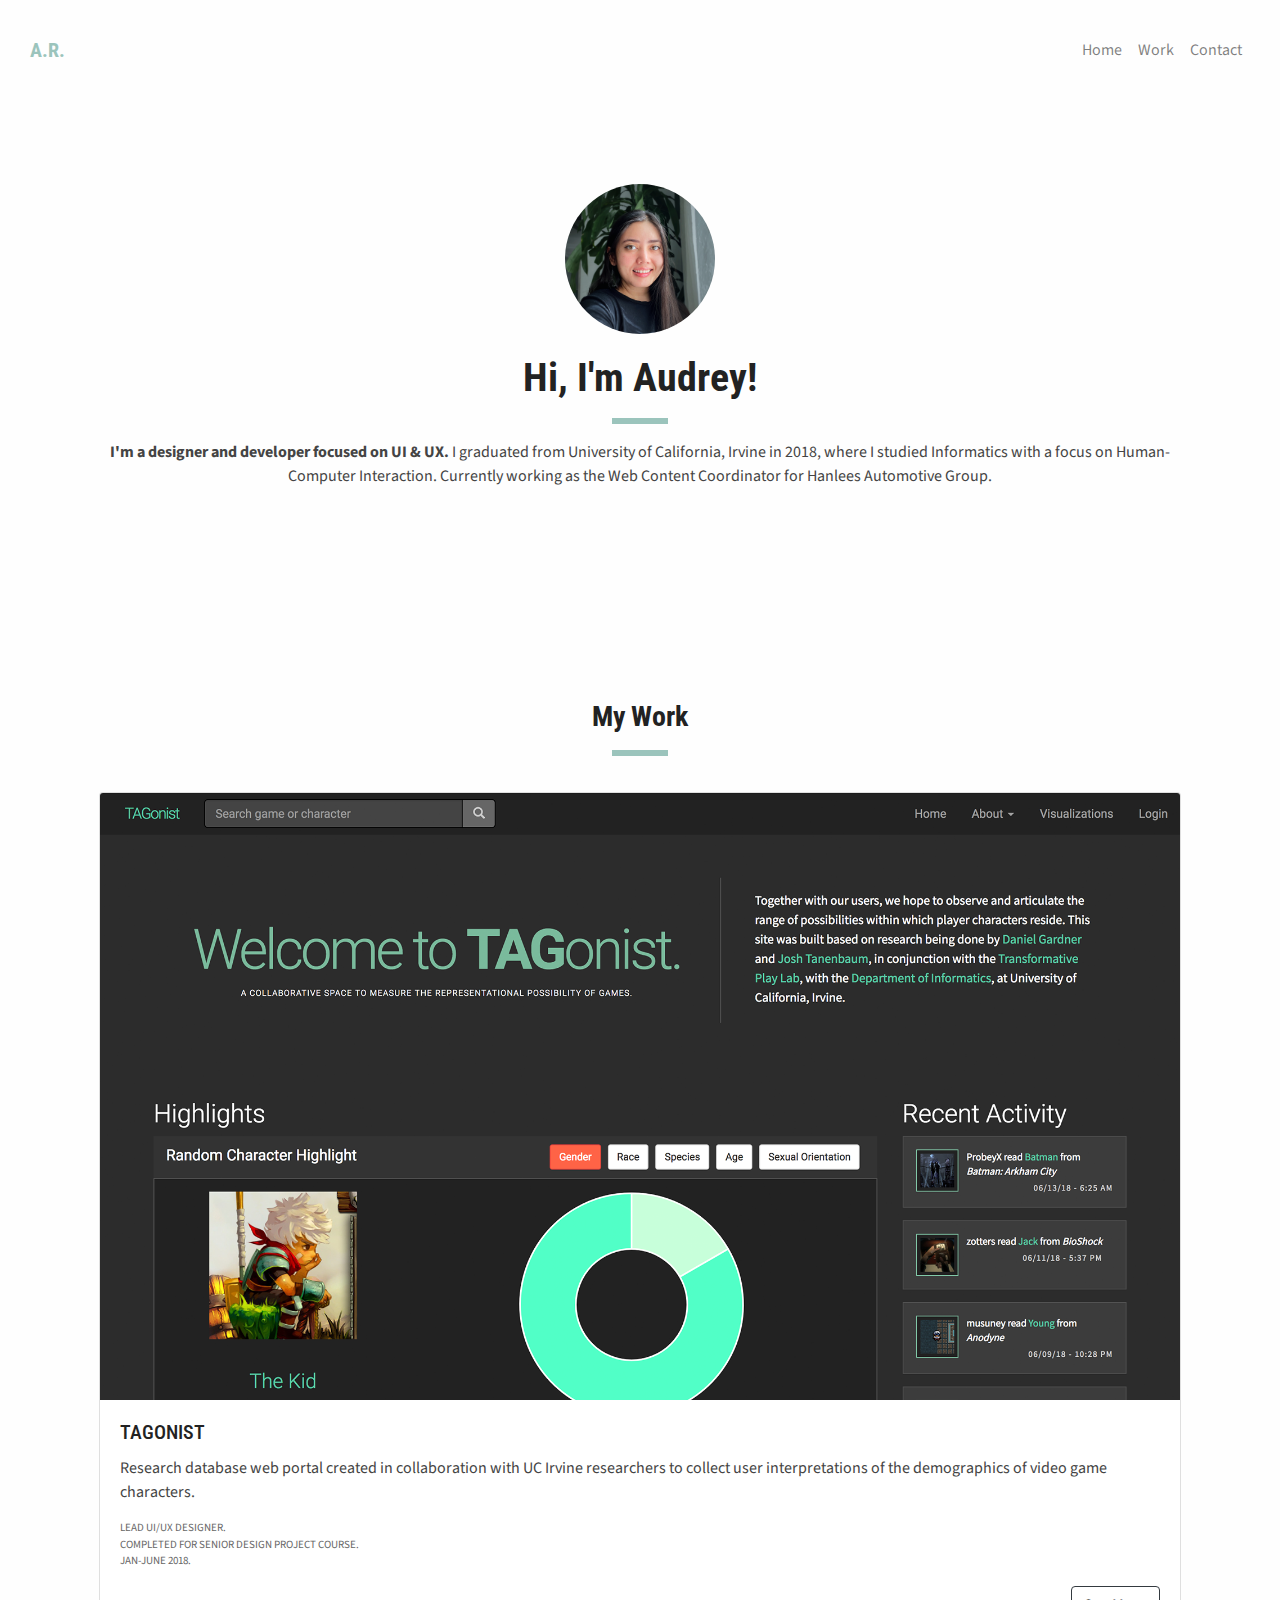
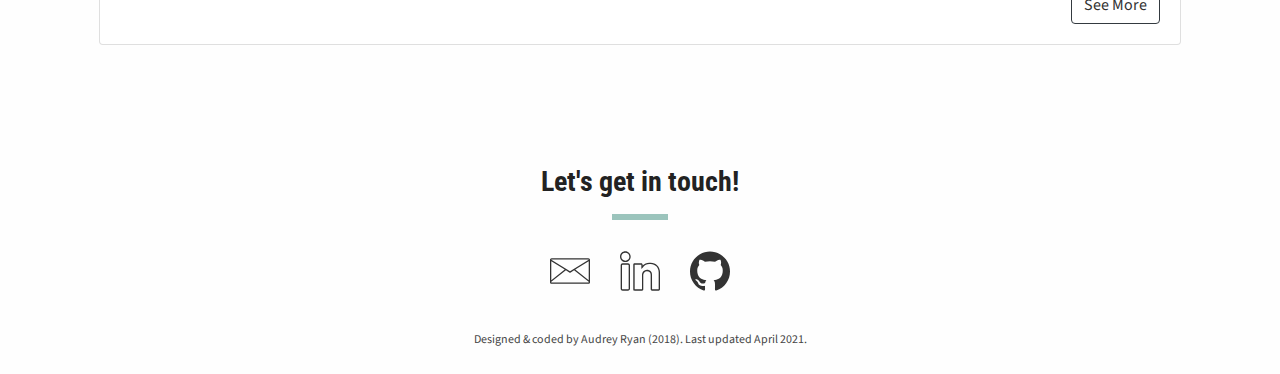
<file: index.html>
<!DOCTYPE HTML>
<html>

    <head>
        <meta name="author" content="Audrey Ryan">
        <meta charset="utf-8">
        <meta name="viewport" content="width=device-width, initial-scale=1, shrink-to-fit=no">

        <!-- STYLESHEETS USED -->
        <link rel="stylesheet" href="https://maxcdn.bootstrapcdn.com/bootstrap/4.0.0/css/bootstrap.min.css" integrity="sha384-Gn5384xqQ1aoWXA+058RXPxPg6fy4IWvTNh0E263XmFcJlSAwiGgFAW/dAiS6JXm" crossorigin="anonymous">
        <link rel="stylesheet" type="text/css" href="style.css">

        <!-- Google Font APIs -->
        <style>
        @import url('https://fonts.googleapis.com/css?family=Roboto+Condensed|Source+Sans+Pro');
        </style>

        <title>Audrey Ryan</title>
    </head>

    <body>

        <!-- Nav -->
        <nav class="navbar navbar-expand-lg navbar-light sticky-top">
          <a class="navbar-brand" href="#">A.R.</a>
          <button class="navbar-toggler" type="button" data-toggle="collapse" data-target="#navbarNavDropdown" aria-controls="navbarNavDropdown" aria-expanded="true" aria-label="Toggle navigation">
            <span class="navbar-toggler-icon"></span>
          </button>
          <div class="collapse navbar-collapse justify-content-end" id="navbarNavDropdown">
            <ul class="navbar-nav">
              <li class="nav-item">
                <a class="nav-link" href="index.html">Home</a>
              </li>
              <li class="nav-item">
                <a class="nav-link" href="#work">Work</a>
              </li>
              <li class="nav-item">
                <a class="nav-link" href="#contact">Contact</a>
              </li>
            </ul>
          </div>
        </nav>

        <div class="container-fluid" id="content">
            <!-- Intro Blurb -->
            <div class="jumbotron jumbotron-fluid">
                <div class="container-fluid">
                    <img id="portrait" src="img/audreyryan_portrait.png" />
                    <h1><strong>Hi, I'm Audrey!</strong></h1>
                    <hr>
                    <p class="lead">
                        <b>I'm a designer and developer focused on UI & UX.</b> I graduated from University of California, Irvine in 2018, where I studied Informatics with a focus on Human-Computer Interaction. Currently working as the Web Content Coordinator for Hanlees Automotive Group. 
                    </p>

                </div>
            </div>

            <!-- Projects Section -->
            <div class="container" id="work"> </div>
            <div class="container-fluid">
                <h3 class="section-title"><strong>My Work</strong></h3>
                <hr>

                <div class="row">
                    <div class="col-sm">
                        <div class="card project-card">
                            <img class="card-img-top" src="resources/Tagonist/preview.png" alt="Tagonist Preview">
                            <div class="card-body">
                                <h5 class="card-title">TAGONIST</h5>
                                <p class="card-text">Research database web portal created in collaboration with UC Irvine researchers to collect user interpretations of the demographics of video game characters.</p>
                                <p class="role-text">Lead UI/UX Designer. <br>Completed for Senior Design Project Course.<br> Jan-June 2018.</p>
                                <a href="./tagonist.html" class="btn btn-outline-dark pull-right">See More</a>
                            </div>
                        </div>
                    </div>
                </div>
            </div>

            <!-- Contact Section -->
            <div class="container" id="contact"> </div>

            <div class="container-fluid">
                <h3 class="section-title"><strong>Let's get in touch!</strong></h3>
                <hr>
                <div id="contact-links" class="container-fluid">
                    <a href="mailto:audreyerinryan@gmail.com" target="_blank"><img src="./icons/message.svg" /></a>
                    <a href="https://www.linkedin.com/in/ryanae/" target="_blank"><img src="./icons/linkedin.svg" /></a>
                    <a href="https://github.com/ryanae" target="_blank"><img src="./icons/github-logo.svg" /></a>
                </div>
            </div>

        </div>

        <footer>
            Designed & coded by Audrey Ryan (2018). Last updated April 2021.
        </footer>

        <script src="https://code.jquery.com/jquery-3.2.1.slim.min.js" integrity="sha384-KJ3o2DKtIkvYIK3UENzmM7KCkRr/rE9/Qpg6aAZGJwFDMVNA/GpGFF93hXpG5KkN" crossorigin="anonymous"></script>
        <script src="https://cdnjs.cloudflare.com/ajax/libs/popper.js/1.12.9/umd/popper.min.js" integrity="sha384-ApNbgh9B+Y1QKtv3Rn7W3mgPxhU9K/ScQsAP7hUibX39j7fakFPskvXusvfa0b4Q" crossorigin="anonymous"></script>
        <script src="https://maxcdn.bootstrapcdn.com/bootstrap/4.0.0/js/bootstrap.min.js" integrity="sha384-JZR6Spejh4U02d8jOt6vLEHfe/JQGiRRSQQxSfFWpi1MquVdAyjUar5+76PVCmYl" crossorigin="anonymous"></script>
    </body>

</html>
</file>
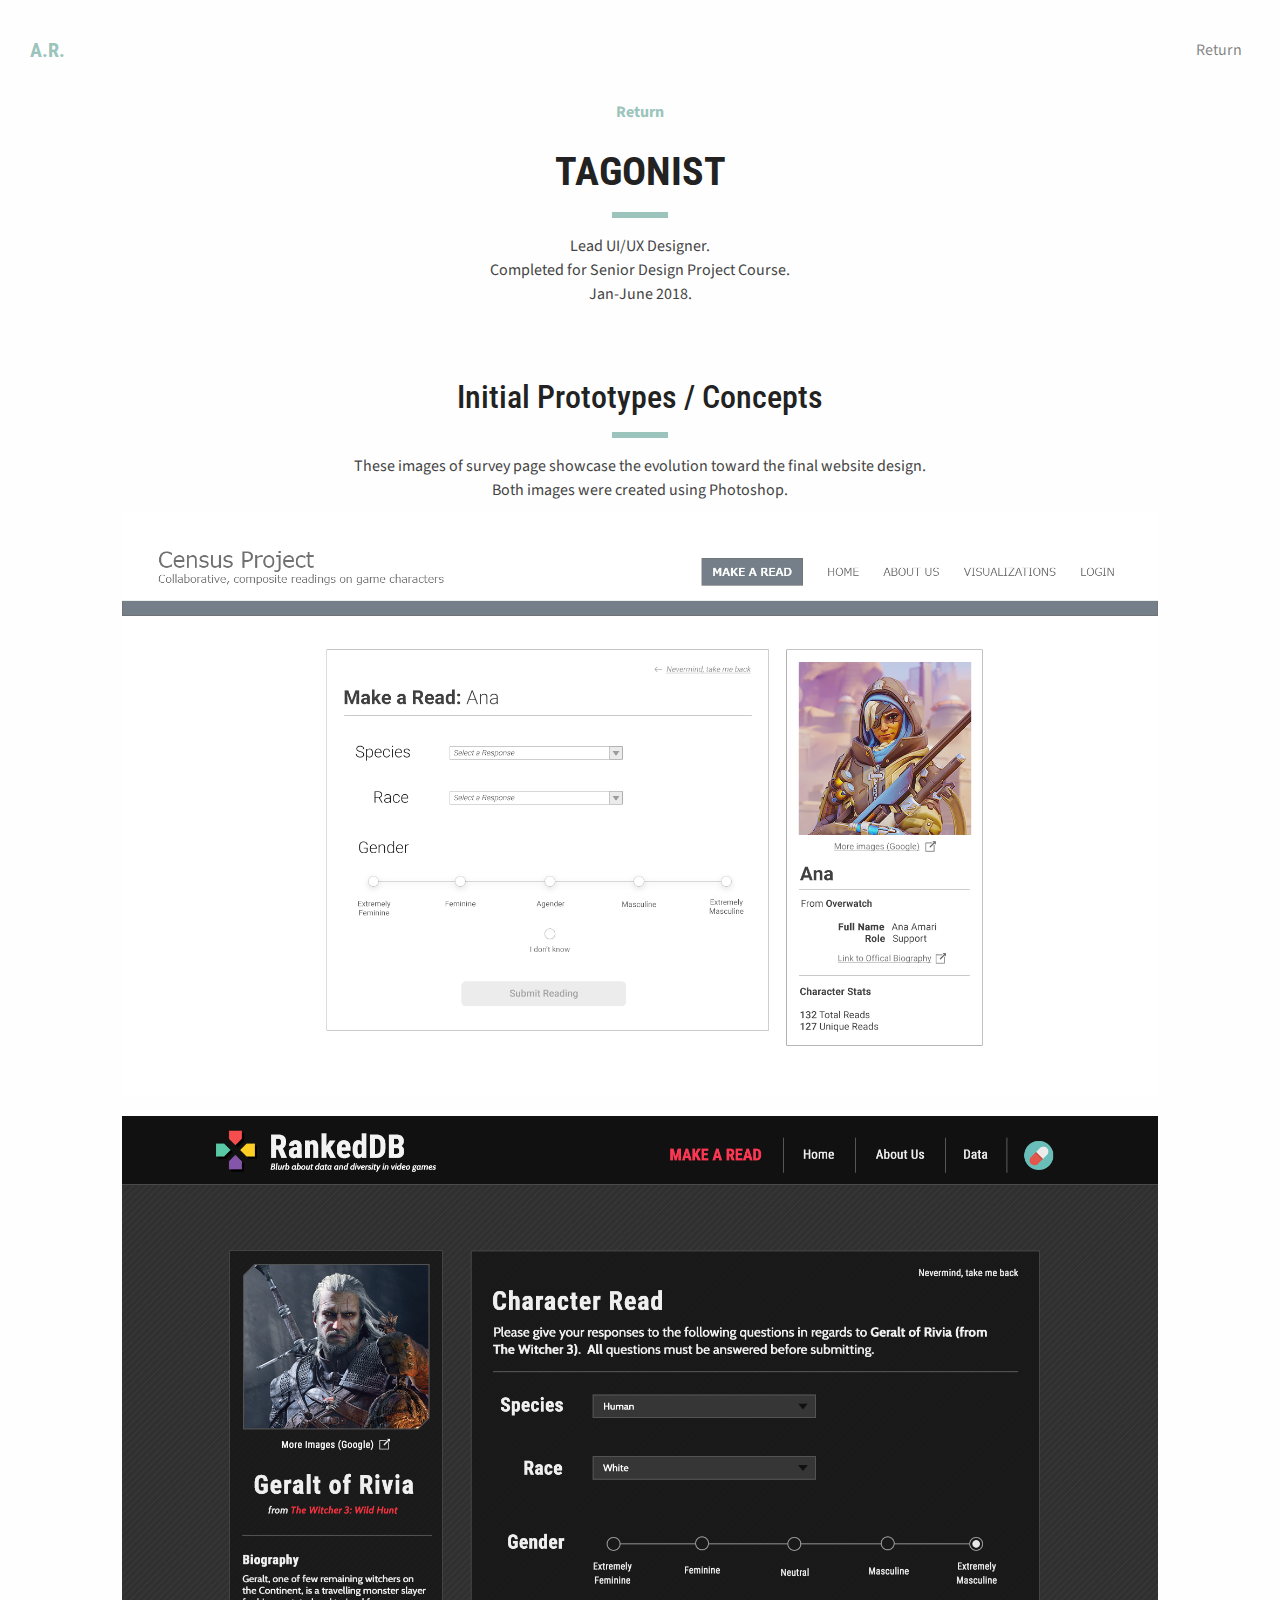
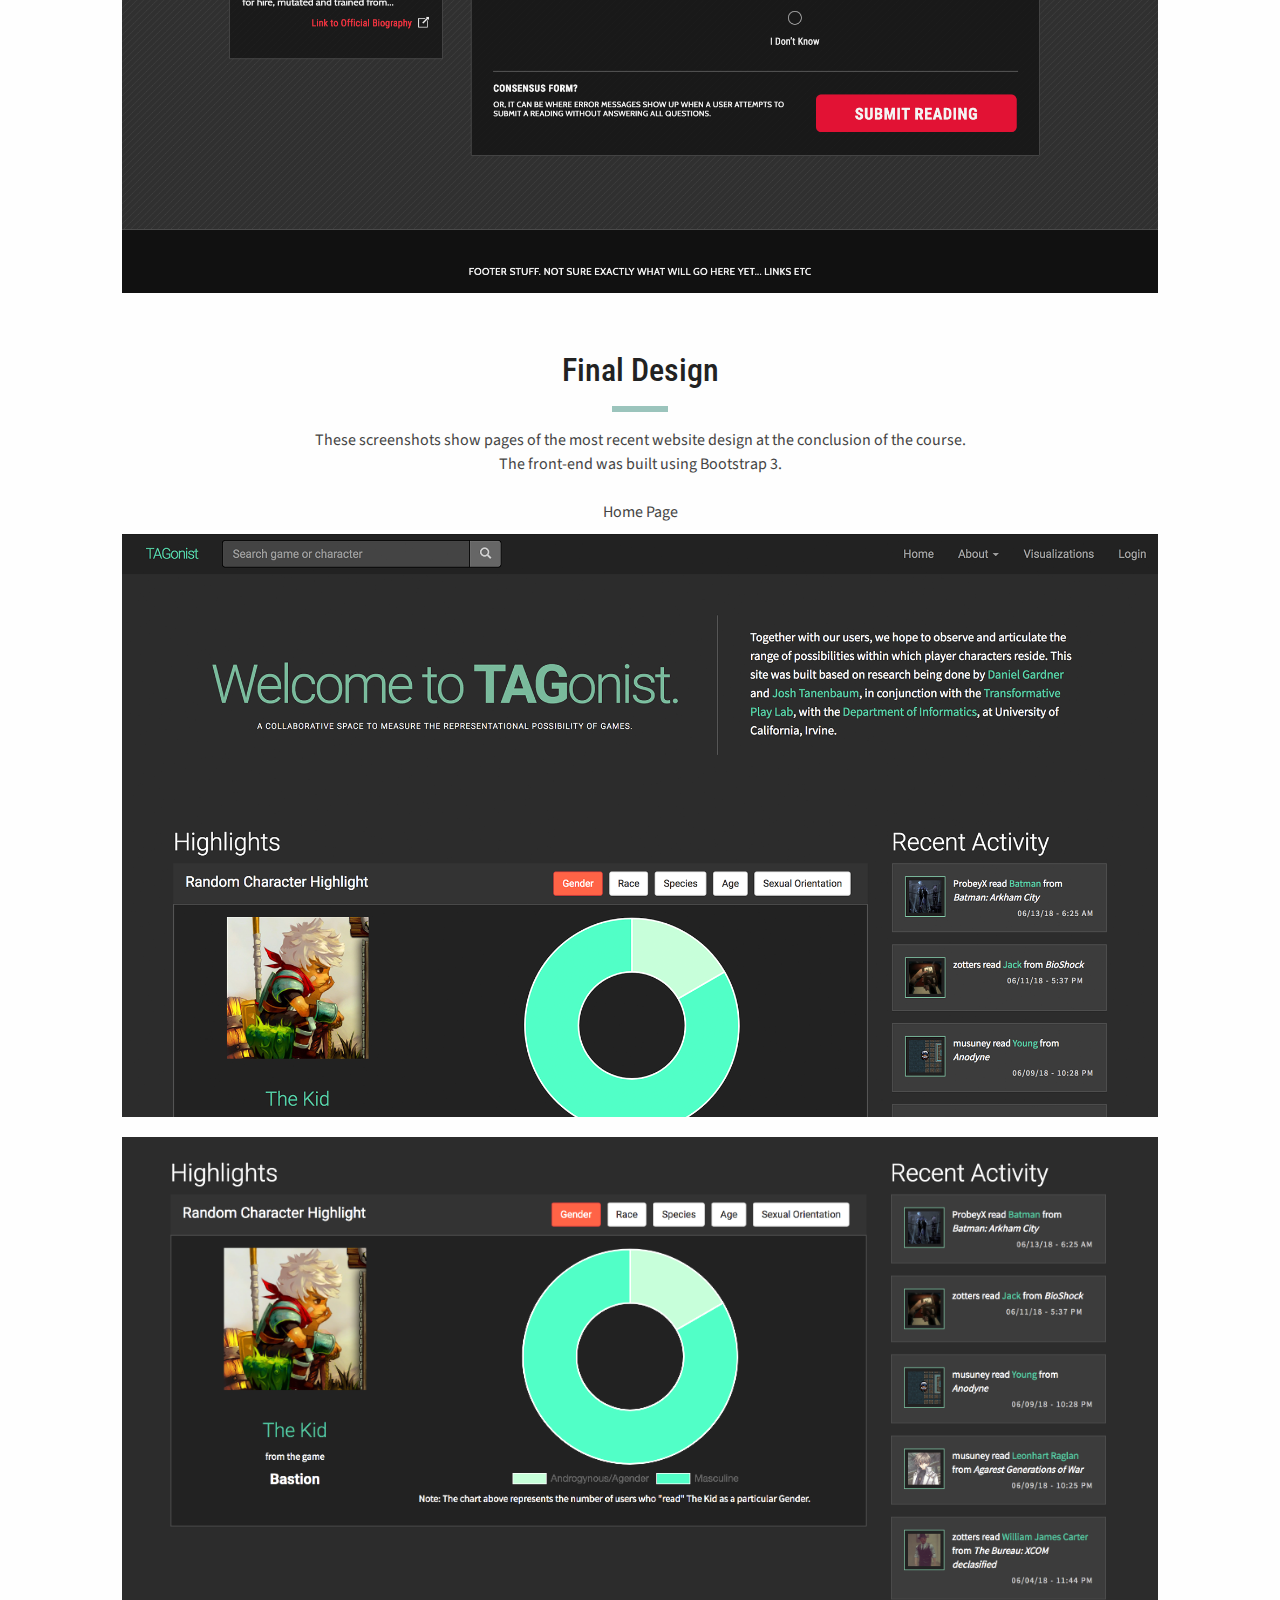
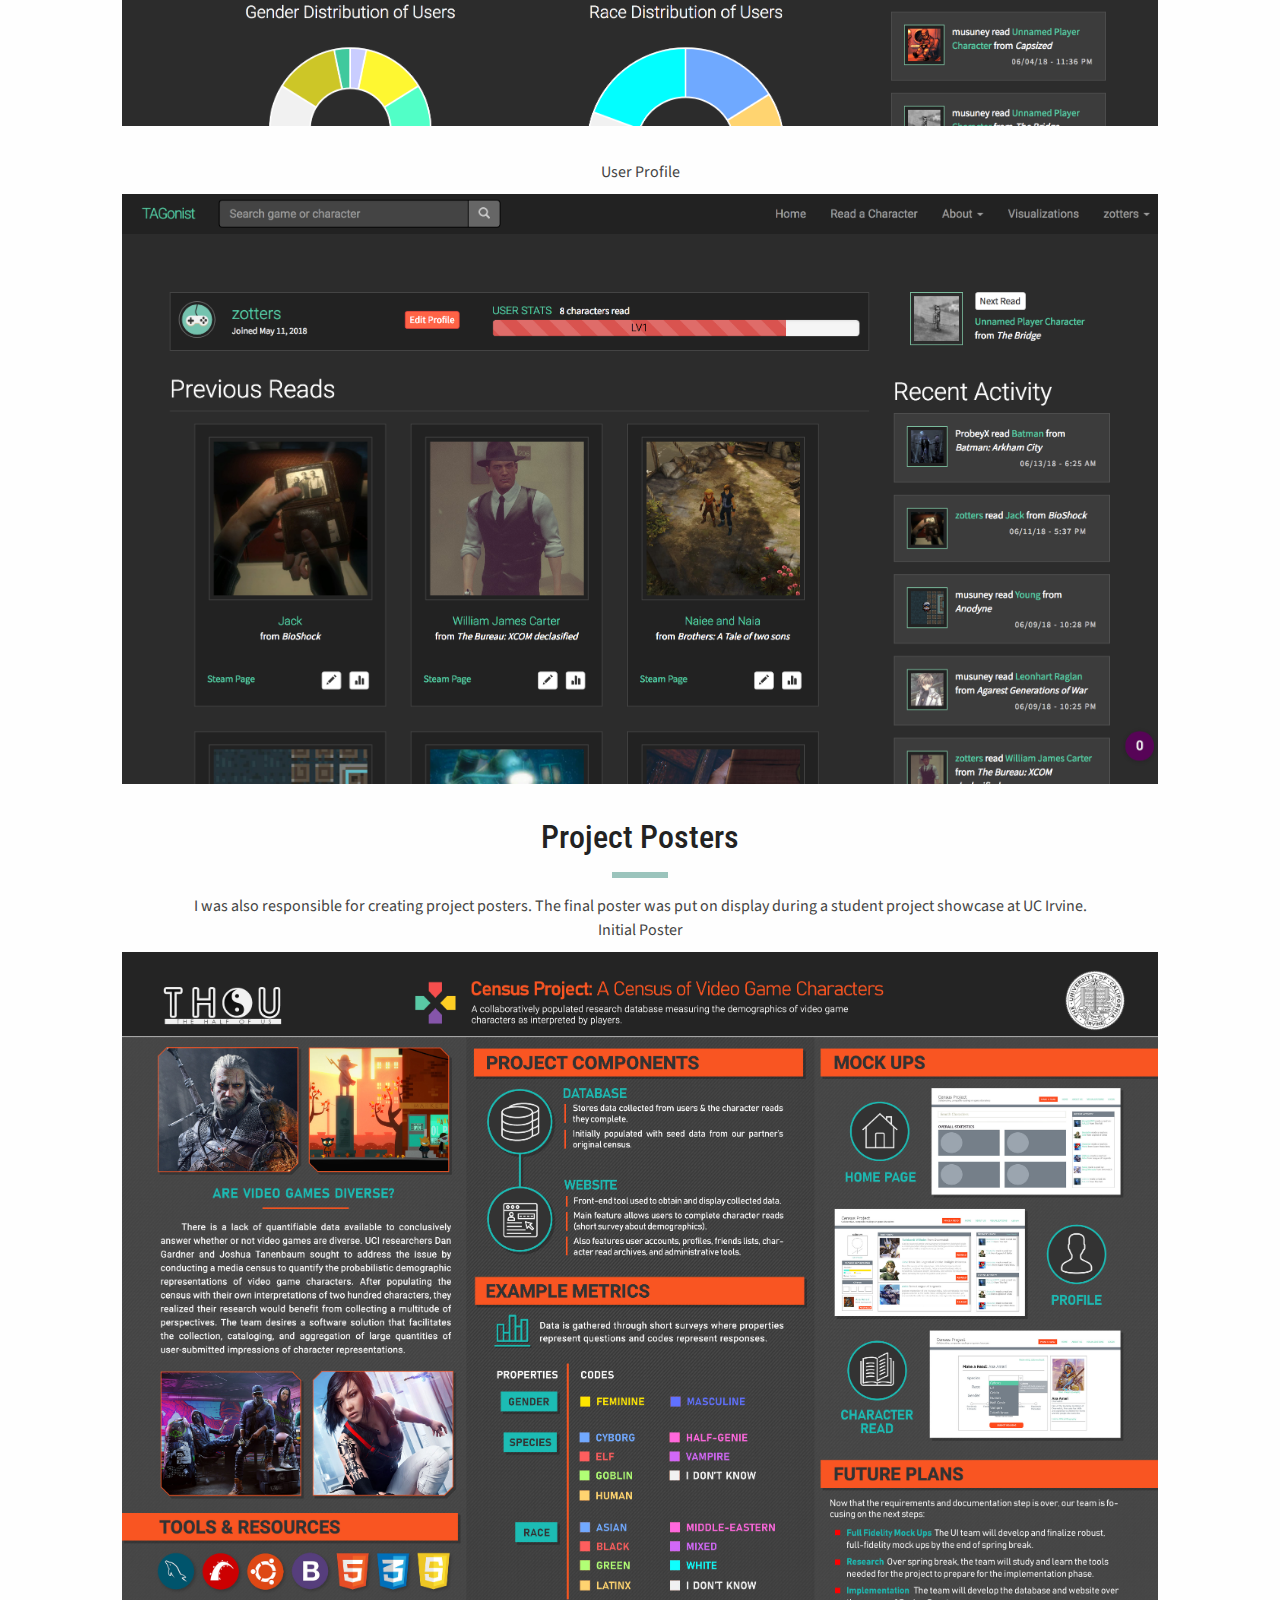
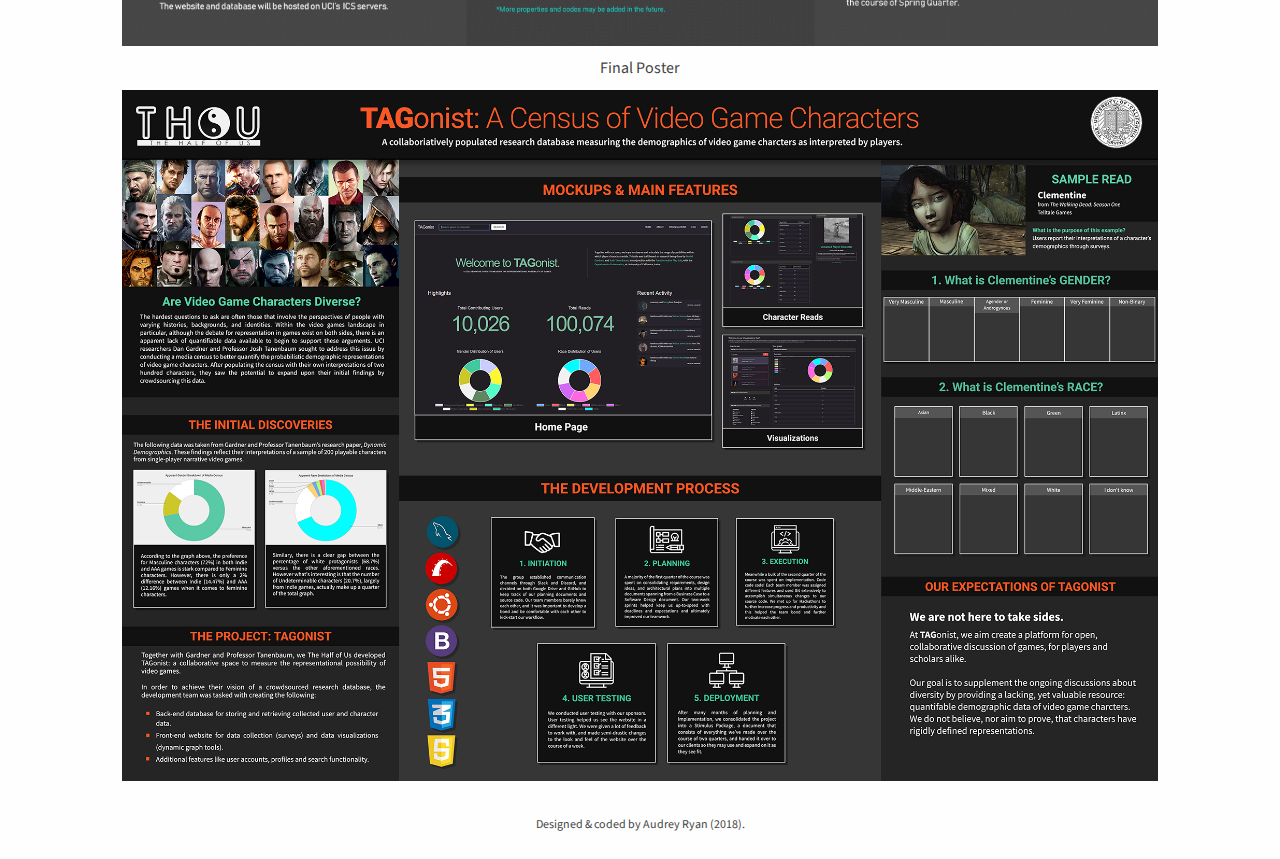
<file: tagonist.html>
<!DOCTYPE HTML>
<html>
    
    <head>
        <meta name="author" content="Audrey Ryan">
        <meta charset="utf-8">
        <meta name="viewport" content="width=device-width, initial-scale=1, shrink-to-fit=no">

        <!-- STYLESHEETS USED -->
        <link rel="stylesheet" href="https://maxcdn.bootstrapcdn.com/bootstrap/4.0.0/css/bootstrap.min.css" integrity="sha384-Gn5384xqQ1aoWXA+058RXPxPg6fy4IWvTNh0E263XmFcJlSAwiGgFAW/dAiS6JXm" crossorigin="anonymous">
        <link rel="stylesheet" type="text/css" href="style.css">

        <!-- Google Font APIs -->
        <style>
        @import url('https://fonts.googleapis.com/css?family=Roboto+Condensed|Source+Sans+Pro');
        </style>

        <!-- Smooth Scroll Script (c) https://www.w3schools.com/jquery/tryit.asp?filename=tryjquery_eff_animate_smoothscroll) -->
        <script src="https://ajax.googleapis.com/ajax/libs/jquery/3.2.1/jquery.min.js"></script>
        
        <script>
             $(document).ready(function(){
              // Add smooth scrolling to all links
              $("a").on('click', function(event) {
                // Make sure this.hash has a value before overriding default behavior
                if (this.hash !== "") {
                  // Prevent default anchor click behavior
                  event.preventDefault();
                  // Store hash
                  var hash = this.hash;
                  // Using jQuery's animate() method to add smooth page scroll
                  // The optional number (800) specifies the number of milliseconds it takes to scroll to the specified area
                  $('html, body').animate(
                      {
                    scrollTop: $(hash).offset().top
                  }, 
                      800, 
                      function(){

                    // Add hash (#) to URL when done scrolling (default click behavior)
                    window.location.hash = hash;
                  });
                } // End if
              });
            });  
        </script>
        
        <title>Audrey Ryan</title>
    </head>
    
    <body>
        
        <!-- Nav -->
        <nav class="navbar navbar-expand-lg navbar-light sticky-top">
          <a class="navbar-brand" href="#">A.R.</a>
          <button class="navbar-toggler" type="button" data-toggle="collapse" data-target="#navbarNavDropdown" aria-controls="navbarNavDropdown" aria-expanded="true" aria-label="Toggle navigation">
            <span class="navbar-toggler-icon"></span>
          </button>
          <div class="collapse navbar-collapse justify-content-end" id="navbarNavDropdown">
            <ul class="navbar-nav">
              <li class="nav-item">
                <a class="nav-link" href="index.html">Return</a>
              </li>
            </ul>
          </div>
        </nav>
        
        <div class="container-fluid" id="project-content">

            <a href="/index.html">Return</a><br><br>
            
            <h1 class="section-title"><strong>TAGONIST</strong></h1>
            <hr>
            Lead UI/UX Designer. <br>Completed for Senior Design Project Course.<br> Jan-June 2018.
            <br>
            <br>
            <br>
            <br>
            
            <h2>Initial Prototypes / Concepts</h2>
            <hr>
            These images of survey page showcase the evolution toward the final website design.<br>
            Both images were created using Photoshop.
            <img src="resources/Tagonist/mockup-wireframe.png" class="project-img"/>
            <img src="resources/Tagonist/concept-survey.png" class="project-img"/>
            <br>
            <br>
            <br>
            <h2>Final Design</h2>
            <hr>
            These screenshots show pages of the most recent website design at the conclusion of the course.<br>
            The front-end was built using Bootstrap 3.
            <br>
            <br>
            Home Page<br>
            <img src="resources/Tagonist/preview.png" class="project-img"/>
            <img src="resources/Tagonist/final1.png" class="project-img"/>
            <br>
            <br>
            User Profile<br>
            <img src="resources/Tagonist/final3.png" class="project-img"/>
            <br>
            <br>
            <h2>Project Posters</h2>
            <hr>
            I was also responsible for creating project posters. The final poster was put on display during a student project showcase at UC Irvine.<br>
            Initial Poster<br>
            <img src="resources/Tagonist/TAGonist_FirstPoster.jpg" class="project-img"/>
            <br>
            Final Poster<br>
            <img src="resources/Tagonist/TAGonist_Poster.png" class="project-img"/>
        </div>
        
        <footer>
            Designed & coded by Audrey Ryan (2018).
        </footer>
        
        <script src="https://code.jquery.com/jquery-3.2.1.slim.min.js" integrity="sha384-KJ3o2DKtIkvYIK3UENzmM7KCkRr/rE9/Qpg6aAZGJwFDMVNA/GpGFF93hXpG5KkN" crossorigin="anonymous"></script>
        <script src="https://cdnjs.cloudflare.com/ajax/libs/popper.js/1.12.9/umd/popper.min.js" integrity="sha384-ApNbgh9B+Y1QKtv3Rn7W3mgPxhU9K/ScQsAP7hUibX39j7fakFPskvXusvfa0b4Q" crossorigin="anonymous"></script>
        <script src="https://maxcdn.bootstrapcdn.com/bootstrap/4.0.0/js/bootstrap.min.js" integrity="sha384-JZR6Spejh4U02d8jOt6vLEHfe/JQGiRRSQQxSfFWpi1MquVdAyjUar5+76PVCmYl" crossorigin="anonymous"></script>
    </body>
    
</html>
</file>
<file: style.css>
body {
    font-family: 'Source Sans Pro';
    color: #444;
    background: #FEFEFE;
}

h1, h2, h3, h4, h5 {
    font-family: 'Roboto Condensed';
    color: #222;
}

h5 {
    text-transform: uppercase;
    letter-spacing: 0px;
}

a, a:visited {
    color: #9BC4BC;
    font-weight: bold;
    text-decoration: none;
}

a:hover, a:active {
    color: #b1d1ca;
    font-weight: bold;
    text-decoration: none;
}

.navbar {
    background: #FEFEFE;
    height: 100px;
    padding: 0px 30px;
}

.navbar-brand {
    font-family: 'Roboto Condensed';
    font-weight: bold !important;
    color: #9BC4BC !important;
}

.navbar a {
    font-weight: normal;
}

.container {
    height: 100px;
}

#content {
    padding-left: 5%;
    padding-right: 5%;
}

#project-content {
    padding-left: 5%;
    padding-right: 5%;
    text-align: center;
}

.project-img {
    max-width: 90%;
    margin: 10px;
}

.jumbotron {
    background: transparent;
    text-align: center;
}

hr {
    border: 3px solid #9BC4BC;
    width: 50px;
    margin-left: auto;
    margin-right: auto;
}

.section-title {
    text-align: center;
}

.role-text {
    color: #666;
    font-size: 11px;
    text-transform: uppercase;
}

.lead {
    font-size: 16px;
    font-weight: normal;
    color: #444;
}

#portrait {
    max-width: 150px;
    margin: 20px;
    border-radius: 50%;
}

.project-card {
    margin: 20px;
}

.btn-outline-dark, .btn-outline-dark a {
    float: right;
    font-weight: normal;
    color: #333 !important;
}

.btn-outline-dark:hover, .btn-outline-dark a:hover {
    font-weight: normal;
    color: #fff !important;
}

#contact-links {
    text-align: center;
    display: inline-flex;
    justify-content: center;
    align-content: center;
}

#contact-links img {
    max-height: 40px;
    margin: 15px;
}

footer {
    margin: 25px;
    text-align: center;
    font-size: 12px;
}
</file>
